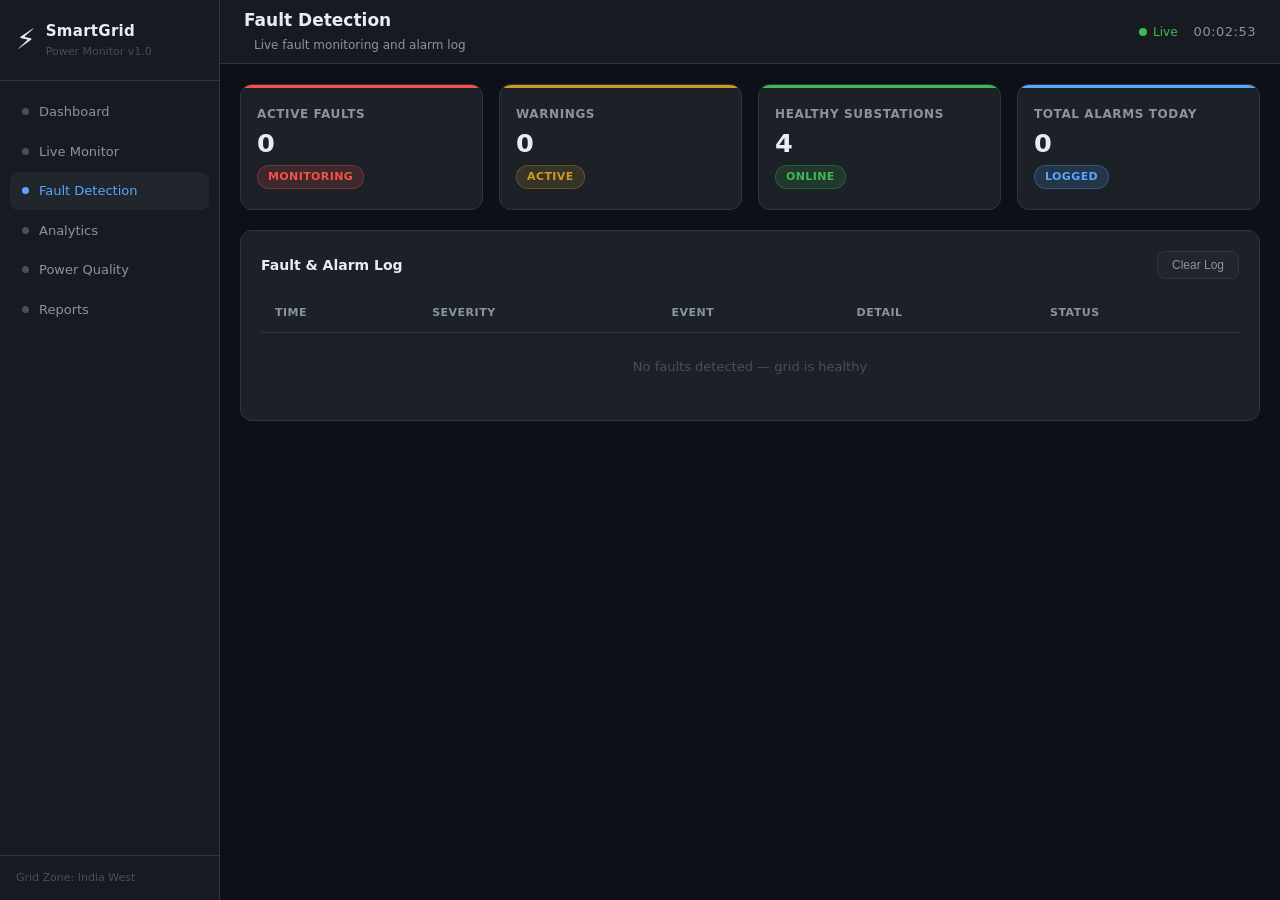
<file: faults.html>
<!DOCTYPE html>
<html lang="en">
  <head>
    <meta charset="UTF-8" />
    <meta name="viewport" content="width=device-width, initial-scale=1.0" />
    <title>SmartGrid Monitor — Fault Detection</title>
    <link rel="stylesheet" href="css/main.css" />
    <link rel="stylesheet" href="css/components.css" />
  </head>
  <body>
    <div class="app-wrapper">
      <aside class="sidebar">
        <div class="sidebar__logo">
          <span class="sidebar__logo-icon">⚡</span>
          <div>
            <div class="sidebar__logo-title">SmartGrid</div>
            <div class="sidebar__logo-sub">Power Monitor v1.0</div>
          </div>
        </div>
        <nav class="sidebar__nav">
          <a href="index.html" class="nav-item"><span class="nav-item__dot"></span>Dashboard</a>
          <a href="monitor.html" class="nav-item"><span class="nav-item__dot"></span>Live Monitor</a>
          <a href="faults.html" class="nav-item nav-item--active"><span class="nav-item__dot nav-item__dot--active"></span>Fault Detection</a>
          <a href="analytics.html" class="nav-item"><span class="nav-item__dot"></span>Analytics</a>
          <a href="quality.html" class="nav-item"><span class="nav-item__dot"></span>Power Quality</a>
          <a href="reports.html" class="nav-item"><span class="nav-item__dot"></span>Reports</a>
        </nav>
        <div class="sidebar__footer">Grid Zone: India West</div>
      </aside>

      <div class="main-area">
        <header class="topbar">
          <div class="topbar__left">
            <h1 class="topbar__title">Fault Detection</h1>
            <span class="topbar__subtitle">Live fault monitoring and alarm log</span>
          </div>
          <div class="topbar__right">
            <span class="live-badge"><span class="live-badge__dot"></span>Live</span>
            <span class="topbar__time" id="current-time">--:--:--</span>
          </div>
        </header>

        <main class="content">

          <!-- Summary row -->
          <section class="kpi-row">
            <div class="kpi-card kpi-card--red">
              <div class="kpi-card__label">Active Faults</div>
              <div class="kpi-card__value" id="fault-count">0</div>
              <span class="badge badge--red" id="fault-count-badge">Monitoring</span>
            </div>
            <div class="kpi-card kpi-card--yellow">
              <div class="kpi-card__label">Warnings</div>
              <div class="kpi-card__value" id="warning-count">0</div>
              <span class="badge badge--yellow">Active</span>
            </div>
            <div class="kpi-card kpi-card--green">
              <div class="kpi-card__label">Healthy Substations</div>
              <div class="kpi-card__value" id="healthy-count">4</div>
              <span class="badge badge--green">Online</span>
            </div>
            <div class="kpi-card kpi-card--blue">
              <div class="kpi-card__label">Total Alarms Today</div>
              <div class="kpi-card__value" id="total-alarms-count">0</div>
              <span class="badge badge--blue">Logged</span>
            </div>
          </section>

          <!-- Fault log table -->
          <section class="panel">
            <div class="panel__header">
              <h2 class="panel__title">Fault & Alarm Log</h2>
              <button class="clear-btn" onclick="clearFaultLog()">Clear Log</button>
            </div>
            <div style="overflow-x: auto;">
              <table class="fault-table" id="fault-table">
                <thead>
                  <tr>
                    <th>Time</th>
                    <th>Severity</th>
                    <th>Event</th>
                    <th>Detail</th>
                    <th>Status</th>
                  </tr>
                </thead>
                <tbody id="fault-tbody">
                  <tr>
                    <td colspan="5" style="text-align:center; color: var(--text-muted); padding: 24px;">
                      No faults detected — grid is healthy
                    </td>
                  </tr>
                </tbody>
              </table>
            </div>
          </section>

        </main>
      </div>
    </div>

    <script src="js/data/sensor-mock.js"></script>
    <script src="js/components/charts.js"></script>
    <script src="js/components/alarms.js"></script>
    <script src="js/components/gauge.js"></script>
    <script src="js/main.js"></script>
  </body>
</html>
</file>
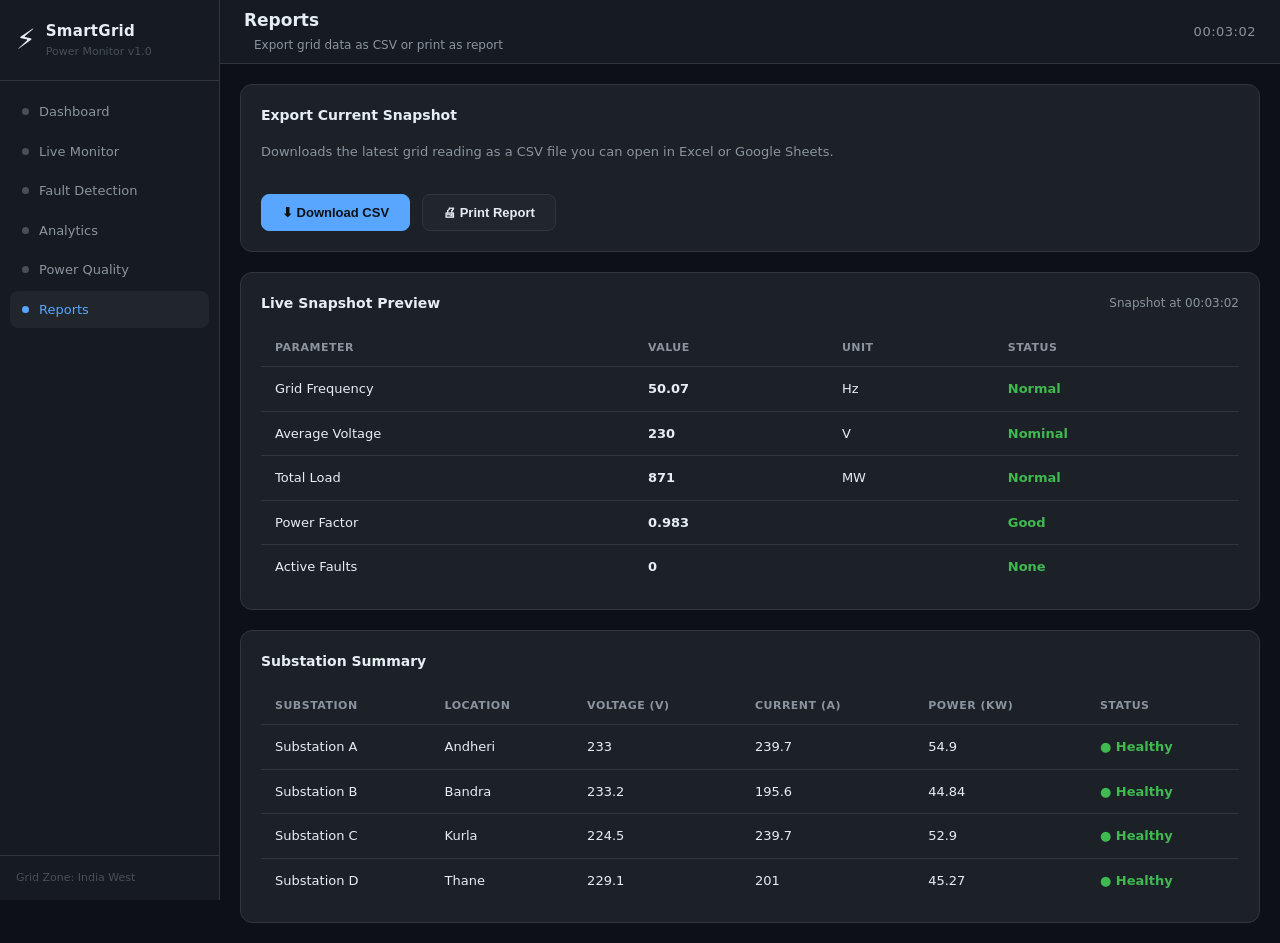
<file: reports.html>
<!DOCTYPE html>
<html lang="en">
  <head>
    <meta charset="UTF-8" />
    <meta name="viewport" content="width=device-width, initial-scale=1.0" />
    <title>SmartGrid Monitor — Reports</title>
    <link rel="stylesheet" href="css/main.css" />
    <link rel="stylesheet" href="css/components.css" />
  </head>
  <body>
    <div class="app-wrapper">
      <aside class="sidebar">
        <div class="sidebar__logo">
          <span class="sidebar__logo-icon">⚡</span>
          <div>
            <div class="sidebar__logo-title">SmartGrid</div>
            <div class="sidebar__logo-sub">Power Monitor v1.0</div>
          </div>
        </div>
        <nav class="sidebar__nav">
          <a href="index.html" class="nav-item"><span class="nav-item__dot"></span>Dashboard</a>
          <a href="monitor.html" class="nav-item"><span class="nav-item__dot"></span>Live Monitor</a>
          <a href="faults.html" class="nav-item"><span class="nav-item__dot"></span>Fault Detection</a>
          <a href="analytics.html" class="nav-item"><span class="nav-item__dot"></span>Analytics</a>
          <a href="quality.html" class="nav-item"><span class="nav-item__dot"></span>Power Quality</a>
          <a href="reports.html" class="nav-item nav-item--active"><span class="nav-item__dot nav-item__dot--active"></span>Reports</a>
        </nav>
        <div class="sidebar__footer">Grid Zone: India West</div>
      </aside>

      <div class="main-area">
        <header class="topbar">
          <div class="topbar__left">
            <h1 class="topbar__title">Reports</h1>
            <span class="topbar__subtitle">Export grid data as CSV or print as report</span>
          </div>
          <div class="topbar__right">
            <span class="topbar__time" id="current-time">--:--:--</span>
          </div>
        </header>

        <main class="content">

          <section class="panel">
            <div class="panel__header">
              <h2 class="panel__title">Export Current Snapshot</h2>
            </div>
            <p style="font-size:13px; color: var(--text-secondary); margin-bottom: 16px;">
              Downloads the latest grid reading as a CSV file you can open in Excel or Google Sheets.
            </p>
            <div style="display:flex; gap:12px; flex-wrap:wrap;">
              <button class="export-btn export-btn--primary" onclick="exportCSV()">
                ⬇ Download CSV
              </button>
              <button class="export-btn" onclick="printReport()">
                🖨 Print Report
              </button>
            </div>
          </section>

          <section class="panel">
            <div class="panel__header">
              <h2 class="panel__title">Live Snapshot Preview</h2>
              <span class="panel__count" id="report-timestamp">—</span>
            </div>
            <div style="overflow-x:auto;">
              <table class="fault-table" id="report-preview-table">
                <thead>
                  <tr>
                    <th>Parameter</th>
                    <th>Value</th>
                    <th>Unit</th>
                    <th>Status</th>
                  </tr>
                </thead>
                <tbody id="report-tbody">
                  <tr><td colspan="4" style="text-align:center;color:var(--text-muted);padding:24px;">Loading...</td></tr>
                </tbody>
              </table>
            </div>
          </section>

          <section class="panel">
            <div class="panel__header">
              <h2 class="panel__title">Substation Summary</h2>
            </div>
            <div style="overflow-x:auto;">
              <table class="fault-table" id="sub-summary-table">
                <thead>
                  <tr>
                    <th>Substation</th>
                    <th>Location</th>
                    <th>Voltage (V)</th>
                    <th>Current (A)</th>
                    <th>Power (kW)</th>
                    <th>Status</th>
                  </tr>
                </thead>
                <tbody id="sub-summary-tbody">
                  <tr><td colspan="6" style="text-align:center;color:var(--text-muted);padding:24px;">Loading...</td></tr>
                </tbody>
              </table>
            </div>
          </section>

        </main>
      </div>
    </div>

    <script src="js/data/sensor-mock.js"></script>
    <script src="js/components/charts.js"></script>
    <script src="js/components/alarms.js"></script>
    <script src="js/components/gauge.js"></script>
    <script src="js/main.js"></script>
  </body>
</html>
</file>
<file: css/main.css>
/* ============================================================
   SMARTGRID MONITOR — main.css
   Global styles: reset, variables, layout, sidebar, topbar, KPI cards
   ============================================================ */

/* ----------------------------
   1. CSS VARIABLES (Design Tokens)
   ---------------------------- */
:root {
  --bg-primary: #0d1117;
  --bg-secondary: #161b22;
  --bg-panel: #1c2128;
  --bg-card: #21262d;

  --accent-green: #3fb950;
  --accent-blue: #58a6ff;
  --accent-yellow: #d29922;
  --accent-red: #f85149;
  --accent-purple: #bc8cff;

  --text-primary: #e6edf3;
  --text-secondary: #8b949e;
  --text-muted: #484f58;

  --border-color: #30363d;
  --border-radius: 8px;
  --border-radius-lg: 12px;

  --sidebar-width: 220px;
  --topbar-height: 64px;

  --font-family: "Segoe UI", system-ui, -apple-system, sans-serif;
  --font-size-base: 14px;

  --shadow: 0 4px 16px rgba(0, 0, 0, 0.4);
  --transition: all 0.2s ease;
}

/* ----------------------------
   2. RESET & BASE
   ---------------------------- */
*,
*::before,
*::after {
  margin: 0;
  padding: 0;
  box-sizing: border-box;
}

html {
  font-size: var(--font-size-base);
  scroll-behavior: smooth;
}

body {
  font-family: var(--font-family);
  background-color: var(--bg-primary);
  color: var(--text-primary);
  min-height: 100vh;
  line-height: 1.5;
}

a {
  text-decoration: none;
  color: inherit;
}

/* ----------------------------
   3. APP LAYOUT (Sidebar + Main)
   ---------------------------- */
  .app-wrapper {
  display: flex;
  min-height: 100vh;
}

/* ----------------------------
   4. SIDEBAR
   ---------------------------- */
.sidebar {
  background-color: var(--bg-secondary);
  border-right: 1px solid var(--border-color);
  display: flex;
  flex-direction: column;
  position: fixed;
  top: 0;
  left: 0;
  height: 100vh;
  width: var(--sidebar-width);
  z-index: 100;
  overflow-y: auto;
  flex-shrink: 0;
}


.sidebar__logo {
  display: flex;
  align-items: center;
  gap: 10px;
  padding: 20px 16px;
  border-bottom: 1px solid var(--border-color);
}

.sidebar__logo-icon {
  font-size: 28px;
  line-height: 1;
}

.sidebar__logo-title {
  font-size: 15px;
  font-weight: 700;
  color: var(--text-primary);
  letter-spacing: 0.3px;
}

.sidebar__logo-sub {
  font-size: 11px;
  color: var(--text-muted);
  margin-top: 1px;
}

/* ----------------------------
   5. SIDEBAR NAVIGATION
   ---------------------------- */
.sidebar__nav {
  display: flex;
  flex-direction: column;
  padding: 12px 10px;
  gap: 2px;
  flex: 1;
}

.nav-item {
  display: flex;
  align-items: center;
  gap: 10px;
  padding: 9px 12px;
  border-radius: var(--border-radius);
  font-size: 13px;
  font-weight: 500;
  color: var(--text-secondary);
  transition: var(--transition);
  cursor: pointer;
}

.nav-item:hover {
  background-color: var(--bg-card);
  color: var(--text-primary);
}

.nav-item--active {
  background-color: var(--bg-card);
  color: var(--accent-blue);
}

.nav-item__dot {
  width: 7px;
  height: 7px;
  border-radius: 50%;
  background-color: var(--text-muted);
  flex-shrink: 0;
  transition: var(--transition);
}

.nav-item__dot--active {
  background-color: var(--accent-blue);
}

.nav-item:hover .nav-item__dot {
  background-color: var(--text-secondary);
}

.sidebar__footer {
  padding: 14px 16px;
  font-size: 11px;
  color: var(--text-muted);
  border-top: 1px solid var(--border-color);
}

/* ----------------------------
   6. MAIN AREA
   ---------------------------- */
.main-area {
  margin-left: var(--sidebar-width);
  display: flex;
  flex-direction: column;
  min-height: 100vh;
  width: calc(100vw - var(--sidebar-width));
  min-width: 0;
  overflow-x: hidden;
}
/* ----------------------------
   7. TOPBAR
   ---------------------------- */
.topbar {
  height: var(--topbar-height);
  background-color: var(--bg-secondary);
  border-bottom: 1px solid var(--border-color);
  display: flex;
  align-items: center;
  justify-content: space-between;
  padding: 0 24px;
  position: sticky;
  top: 0;
  z-index: 50;
}

.topbar__title {
  font-size: 17px;
  font-weight: 700;
  color: var(--text-primary);
}

.topbar__subtitle {
  font-size: 12px;
  color: var(--text-secondary);
  margin-left: 10px;
}

.topbar__right {
  display: flex;
  align-items: center;
  gap: 16px;
}

.topbar__time {
  font-size: 13px;
  color: var(--text-secondary);
  font-variant-numeric: tabular-nums;
  letter-spacing: 0.5px;
}

/* ----------------------------
   8. LIVE BADGE
   ---------------------------- */
.live-badge {
  display: flex;
  align-items: center;
  gap: 6px;
  font-size: 12px;
  color: var(--accent-green);
  font-weight: 500;
}

.live-badge__dot {
  width: 8px;
  height: 8px;
  border-radius: 50%;
  background-color: var(--accent-green);
  animation: pulse 1.5s infinite;
  flex-shrink: 0;
}

@keyframes pulse {
  0%   { opacity: 1;   transform: scale(1); }
  50%  { opacity: 0.4; transform: scale(1.3); }
  100% { opacity: 1;   transform: scale(1); }
}

/* ----------------------------
   9. CONTENT AREA
   ---------------------------- */

.content {
  padding: 20px;
  display: flex;
  flex-direction: column;
  gap: 20px;
  flex: 1;
  min-width: 0;
  overflow-x: hidden;
}

/* ----------------------------
   10. KPI ROW
   ---------------------------- */
.kpi-row {
  display: grid;
  grid-template-columns: repeat(4, minmax(0, 1fr));
  gap: 16px;
  width: 100%;
}

.kpi-card {
  background-color: var(--bg-panel);
  border: 1px solid var(--border-color);
  border-radius: var(--border-radius-lg);
  padding: 20px 16px;
  display: flex;
  flex-direction: column;
  gap: 8px;
  position: relative;
  overflow: hidden;
  transition: var(--transition);
  min-width: 0;
}

.kpi-card:hover {
  transform: translateY(-2px);
  box-shadow: var(--shadow);
}

.kpi-card::before {
  content: "";
  position: absolute;
  top: 0;
  left: 0;
  right: 0;
  height: 3px;
}

.kpi-card--green::before { background-color: var(--accent-green); }
.kpi-card--blue::before  { background-color: var(--accent-blue);  }
.kpi-card--yellow::before { background-color: var(--accent-yellow); }
.kpi-card--red::before   { background-color: var(--accent-red);   }

.kpi-card__label {
  font-size: 12px;
  color: var(--text-secondary);
  text-transform: uppercase;
  letter-spacing: 0.6px;
  font-weight: 600;
}

.kpi-card__value {
  font-size: clamp(18px, 2vw, 26px);
  font-weight: 700;
  color: var(--text-primary);
  font-variant-numeric: tabular-nums;
  line-height: 1;
  white-space: nowrap;
  overflow: hidden;
  text-overflow: ellipsis;
}

/* ----------------------------
   11. MID ROW (2 panels side by side)
   ---------------------------- */
.mid-row {
  display: grid;
  grid-template-columns: 300px minmax(0, 1fr);
  gap: 20px;
  width: 100%;
  min-width: 0;
}

/* ----------------------------
   12. PANELS
   ---------------------------- */
.panel {
  background-color: var(--bg-panel);
  border: 1px solid var(--border-color);
  border-radius: var(--border-radius-lg);
  padding: 20px;
  display: flex;
  flex-direction: column;
  gap: 16px;
}

.panel__header {
  display: flex;
  align-items: center;
  justify-content: space-between;
}

.panel__title {
  font-size: 14px;
  font-weight: 700;
  color: var(--text-primary);
}

.panel__count {
  font-size: 12px;
  color: var(--text-secondary);
}

/* ----------------------------
   13. SUBSTATION CARDS
   ---------------------------- */
.substation-list {
  display: flex;
  flex-direction: column;
  gap: 8px;
}

.substation-card {
  display: flex;
  align-items: center;
  justify-content: space-between;
  padding: 12px 14px;
  border-radius: var(--border-radius);
  border: 1px solid var(--border-color);
  background-color: var(--bg-card);
  transition: var(--transition);
}

.substation-card:hover {
  border-color: var(--text-muted);
}

.substation-card__info {
  display: flex;
  flex-direction: column;
  gap: 2px;
}

.substation-card__name {
  font-size: 13px;
  font-weight: 600;
  color: var(--text-primary);
}

.substation-card__location {
  font-size: 11px;
  color: var(--text-muted);
}

.substation-card__status {
  font-size: 12px;
  font-weight: 600;
}

.substation-card--healthy .substation-card__status { color: var(--accent-green); }
.substation-card--warning .substation-card__status { color: var(--accent-yellow); }
.substation-card--fault   .substation-card__status { color: var(--accent-red); }

.substation-card--healthy { border-left: 3px solid var(--accent-green); }
.substation-card--warning { border-left: 3px solid var(--accent-yellow); }
.substation-card--fault   { border-left: 3px solid var(--accent-red); }

/* ----------------------------
   14. CHART CONTAINER
   ---------------------------- */
.chart-container {
  position: relative;
  height: 220px;
  width: 100%;
}

/* ----------------------------
   15. ALARM LIST
   ---------------------------- */
.alarm-list {
  display: flex;
  flex-direction: column;
  gap: 8px;
  max-height: 200px;
  overflow-y: auto;
}

.alarm-empty {
  font-size: 13px;
  color: var(--text-muted);
  padding: 16px 0;
  text-align: center;
}
/* --- Gauge styles --- */
.gauge-wrapper {
  position: relative;
  display: flex;
  flex-direction: column;
  align-items: center;
  gap: 4px;
}

.gauge-value {
  font-size: 18px;
  font-weight: 700;
  color: var(--text-primary);
  font-variant-numeric: tabular-nums;
  text-align: center;
}

/* Substation detail grid */
.sub-detail-grid {
  display: grid;
  grid-template-columns: 1fr 1fr;
  gap: 12px;
}

.sub-detail-item {
  background-color: var(--bg-card);
  border-radius: var(--border-radius);
  padding: 12px;
  border: 1px solid var(--border-color);
}

.sub-detail-label {
  font-size: 11px;
  color: var(--text-secondary);
  text-transform: uppercase;
  letter-spacing: 0.5px;
  margin-bottom: 4px;
}

.sub-detail-value {
  font-size: 16px;
  font-weight: 700;
  color: var(--text-primary);
  font-variant-numeric: tabular-nums;
}
/* --- Fault page clear button --- */
.clear-btn {
  background-color: var(--bg-card);
  border: 1px solid var(--border-color);
  color: var(--text-secondary);
  padding: 6px 14px;
  border-radius: var(--border-radius);
  font-size: 12px;
  cursor: pointer;
  transition: var(--transition);
}

.clear-btn:hover {
  background-color: var(--accent-red);
  color: white;
  border-color: var(--accent-red);
}
/* --- Report / Export buttons --- */
.export-btn {
  background-color: var(--bg-card);
  border: 1px solid var(--border-color);
  color: var(--text-primary);
  padding: 10px 20px;
  border-radius: var(--border-radius);
  font-size: 13px;
  font-weight: 600;
  cursor: pointer;
  transition: var(--transition);
}

.export-btn:hover {
  background-color: var(--bg-panel);
  border-color: var(--text-muted);
}

.export-btn--primary {
  background-color: var(--accent-blue);
  border-color: var(--accent-blue);
  color: #0d1117;
}

.export-btn--primary:hover {
  background-color: #79b8ff;
  border-color: #79b8ff;
}
</file>
<file: css/components.css>
/* ============================================================
   SMARTGRID MONITOR — components.css
   Reusable UI components: badges, alarms, scrollbars, utilities
   ============================================================ */

/* ----------------------------
   1. BADGES
   ---------------------------- */
.badge {
  display: inline-flex;
  align-items: center;
  padding: 3px 10px;
  border-radius: 20px;
  font-size: 11px;
  font-weight: 600;
  letter-spacing: 0.4px;
  text-transform: uppercase;
  width: fit-content;
}

.badge--green {
  background-color: rgba(63, 185, 80, 0.15);
  color: var(--accent-green);
  border: 1px solid rgba(63, 185, 80, 0.3);
}

.badge--blue {
  background-color: rgba(88, 166, 255, 0.15);
  color: var(--accent-blue);
  border: 1px solid rgba(88, 166, 255, 0.3);
}

.badge--yellow {
  background-color: rgba(210, 153, 34, 0.15);
  color: var(--accent-yellow);
  border: 1px solid rgba(210, 153, 34, 0.3);
}

.badge--red {
  background-color: rgba(248, 81, 73, 0.15);
  color: var(--accent-red);
  border: 1px solid rgba(248, 81, 73, 0.3);
}

.badge--purple {
  background-color: rgba(188, 140, 255, 0.15);
  color: var(--accent-purple);
  border: 1px solid rgba(188, 140, 255, 0.3);
}

/* ----------------------------
   2. ALARM ROWS
   ---------------------------- */
.alarm-row {
  display: flex;
  align-items: flex-start;
  gap: 12px;
  padding: 12px 14px;
  border-radius: var(--border-radius);
  background-color: var(--bg-card);
  border: 1px solid var(--border-color);
  border-left: 4px solid var(--border-color);
  transition: var(--transition);
}

.alarm-row:hover {
  border-color: var(--text-muted);
  border-left-color: inherit;
}

.alarm-row--critical {
  border-left-color: var(--accent-red);
}

.alarm-row--warning {
  border-left-color: var(--accent-yellow);
}

.alarm-row--info {
  border-left-color: var(--accent-blue);
}

.alarm-row__icon {
  font-size: 16px;
  line-height: 1;
  margin-top: 1px;
  flex-shrink: 0;
}

.alarm-row__body {
  display: flex;
  flex-direction: column;
  gap: 3px;
  flex: 1;
}

.alarm-row__title {
  font-size: 13px;
  font-weight: 600;
  color: var(--text-primary);
}

.alarm-row__detail {
  font-size: 12px;
  color: var(--text-secondary);
}

.alarm-row__meta {
  display: flex;
  align-items: center;
  gap: 8px;
  margin-left: auto;
  flex-shrink: 0;
  flex-direction: column;
  align-items: flex-end;
}

.alarm-row__time {
  font-size: 11px;
  color: var(--text-muted);
  font-variant-numeric: tabular-nums;
  white-space: nowrap;
}

/* ----------------------------
   3. CUSTOM SCROLLBAR
   ---------------------------- */
::-webkit-scrollbar {
  width: 6px;
  height: 6px;
}

::-webkit-scrollbar-track {
  background: var(--bg-secondary);
}

::-webkit-scrollbar-thumb {
  background: var(--border-color);
  border-radius: 3px;
}

::-webkit-scrollbar-thumb:hover {
  background: var(--text-muted);
}

/* ----------------------------
   4. STATUS DOT INDICATOR
   ---------------------------- */
.status-dot {
  display: inline-block;
  width: 8px;
  height: 8px;
  border-radius: 50%;
  flex-shrink: 0;
}

.status-dot--green  { background-color: var(--accent-green); }
.status-dot--yellow { background-color: var(--accent-yellow); }
.status-dot--red    { background-color: var(--accent-red); }
.status-dot--blue   { background-color: var(--accent-blue); }
.status-dot--muted  { background-color: var(--text-muted); }

/* ----------------------------
   5. DIVIDER
   ---------------------------- */
.divider {
  height: 1px;
  background-color: var(--border-color);
  width: 100%;
}

/* ----------------------------
   6. EMPTY STATE
   ---------------------------- */
.empty-state {
  display: flex;
  flex-direction: column;
  align-items: center;
  justify-content: center;
  padding: 32px 16px;
  gap: 8px;
  color: var(--text-muted);
}

.empty-state__icon {
  font-size: 28px;
  line-height: 1;
}

.empty-state__text {
  font-size: 13px;
  text-align: center;
}

/* ----------------------------
   7. UTILITY CLASSES
   ---------------------------- */
.text-green  { color: var(--accent-green); }
.text-blue   { color: var(--accent-blue); }
.text-yellow { color: var(--accent-yellow); }
.text-red    { color: var(--accent-red); }
.text-muted  { color: var(--text-muted); }

.font-bold   { font-weight: 700; }
.font-medium { font-weight: 500; }

.text-sm  { font-size: 12px; }
.text-xs  { font-size: 11px; }
.text-lg  { font-size: 16px; }

.mt-8  { margin-top: 8px; }
.mt-16 { margin-top: 16px; }
.mb-8  { margin-bottom: 8px; }

.flex         { display: flex; }
.flex-col     { flex-direction: column; }
.items-center { align-items: center; }
.gap-8        { gap: 8px; }
.gap-12       { gap: 12px; }

/* ----------------------------
   8. LOADING SHIMMER (for data loading states)
   ---------------------------- */
.shimmer {
  background: linear-gradient(
    90deg,
    var(--bg-card) 25%,
    var(--bg-panel) 50%,
    var(--bg-card) 75%
  );
  background-size: 200% 100%;
  animation: shimmer 1.5s infinite;
  border-radius: var(--border-radius);
}

@keyframes shimmer {
  0%   { background-position: 200% 0; }
  100% { background-position: -200% 0; }
}

/* ----------------------------
   9. TOOLTIP
   ---------------------------- */
.tooltip-wrapper {
  position: relative;
  display: inline-flex;
}

.tooltip-wrapper:hover .tooltip-box {
  opacity: 1;
  pointer-events: auto;
  transform: translateY(0);
}

.tooltip-box {
  position: absolute;
  bottom: calc(100% + 6px);
  left: 50%;
  transform: translateX(-50%) translateY(4px);
  background-color: var(--bg-card);
  border: 1px solid var(--border-color);
  color: var(--text-primary);
  font-size: 11px;
  padding: 5px 10px;
  border-radius: var(--border-radius);
  white-space: nowrap;
  opacity: 0;
  pointer-events: none;
  transition: opacity 0.2s ease, transform 0.2s ease;
  z-index: 200;
}

/* ----------------------------
   10. FAULT TABLE (used on faults.html)
   ---------------------------- */
.fault-table {
  width: 100%;
  border-collapse: collapse;
  font-size: 13px;
}

.fault-table th {
  text-align: left;
  padding: 10px 14px;
  font-size: 11px;
  font-weight: 600;
  text-transform: uppercase;
  letter-spacing: 0.5px;
  color: var(--text-secondary);
  border-bottom: 1px solid var(--border-color);
}

.fault-table td {
  padding: 12px 14px;
  border-bottom: 1px solid var(--border-color);
  color: var(--text-primary);
  vertical-align: middle;
}

.fault-table tr:last-child td {
  border-bottom: none;
}

.fault-table tr:hover td {
  background-color: var(--bg-card);
}
</file>
